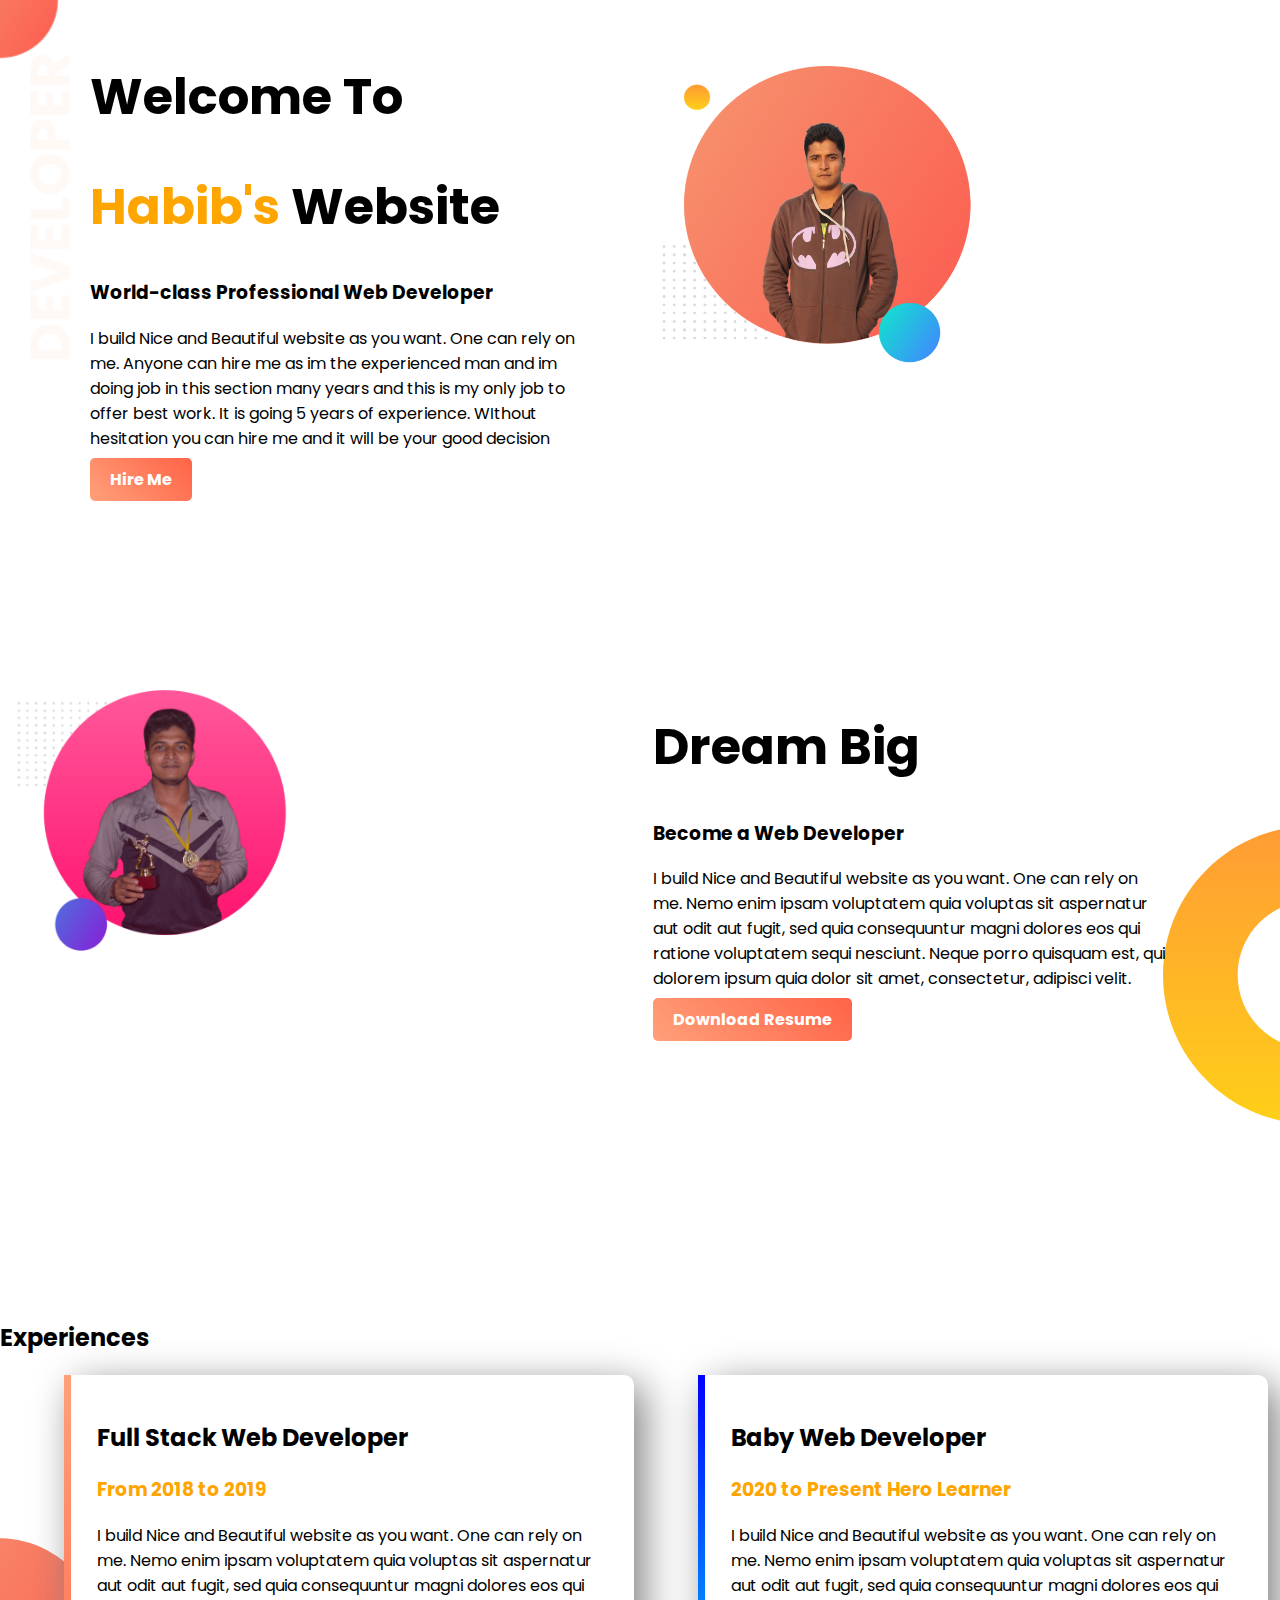
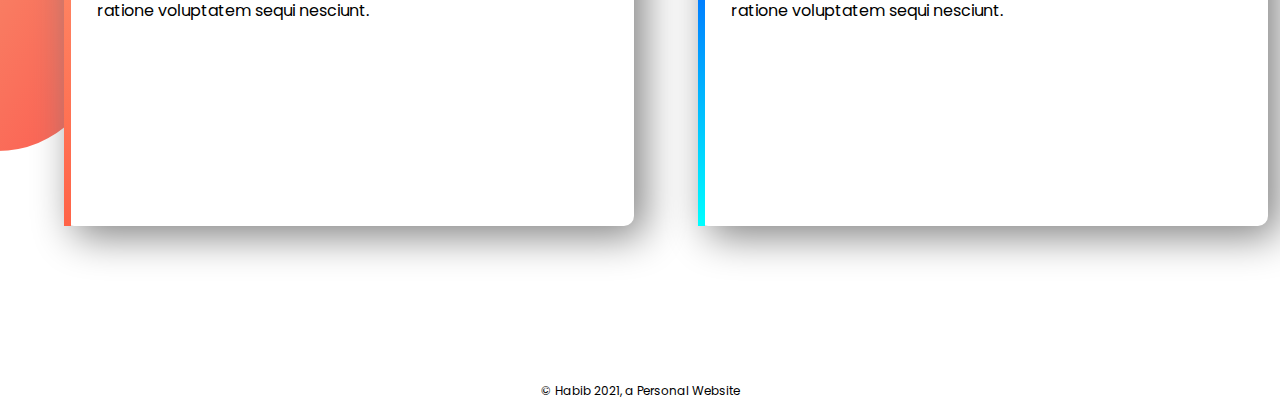
<file: index.html>
<!DOCTYPE html>
<html lang="en">
<head>
    <meta charset="UTF-8">
    <meta name="viewport" content="width=device-width, initial-scale=1.0">
    <title>Habib Website</title>
    <link href="https://fonts.googleapis.com/css?family=Poppins&display=swap" rel="stylesheet">
    <link rel="stylesheet" href="style.css">
</head>
<body>

 <section class="top-banner">
        <div class="half-width">
            <h1>Welcome To </h1>
            <h1><span class="orange-highlight">Habib's</span> Website</h1>
            <h3>World-class Professional Web Developer</h3>
            <p>I build Nice and Beautiful website as you want. One can rely on me. Anyone can hire me as im the experienced man and im doing job in this section many years and this is my only job to offer best work. It is going 5 years of experience. WIthout hesitation you can hire me and it will be your good decision</p>
            <a class="link-button" href="https://twitter.com/ahsanha07386727" target="_blank"> Hire Me</a>
        </div>
       <div class="half-width">
        <img src="images/IMG_5222.png" alt="">
       </div>
 </section>

 <section class="dream-area">
        <div class="half-width">
            <img class="second" src="images/DSC_0436.png" alt="">
        </div>
        <div class="width">
            <h1>Dream Big</h1>
            <h3>Become a Web Developer</h3>
            <p>I build Nice and Beautiful website as you want. One can rely on me. Nemo enim ipsam voluptatem quia voluptas sit aspernatur aut odit aut fugit, sed quia consequuntur magni dolores eos qui ratione voluptatem sequi nesciunt. Neque porro quisquam est, qui dolorem ipsum quia dolor sit amet, consectetur, adipisci velit.</p>
            <a  class="link-button" href="https://twitter.com/ahsanha07386727">Download Resume</a>
        </div>
 </section>

 <section class="experience-area">
     <h2>Experiences</h2>
        <div id="full-stack" class="half-width single-experience">
            <h2>Full Stack Web Developer</h2>
            <h3 class="orange-highlight">From 2018 to 2019</h3>
            <p>I build Nice and Beautiful website as you want. One can rely on me. Nemo enim ipsam voluptatem quia voluptas sit aspernatur aut odit aut fugit, sed quia consequuntur magni dolores eos qui ratione voluptatem sequi nesciunt.</p>
        </div>
        <div id="baby-web" class="half-width single-experience">
            <h2>Baby Web Developer</h2>
            <h3 class="orange-highlight">2020 to Present Hero Learner</h3>
            <p>I build Nice and Beautiful website as you want. One can rely on me. Nemo enim ipsam voluptatem quia voluptas sit aspernatur aut odit aut fugit, sed quia consequuntur magni dolores eos qui ratione voluptatem sequi nesciunt.</p>
        </div>
 </section>

 <footer>
     <p>© Habib 2021, a Personal Website</p>
 </footer>
</html>
</file>
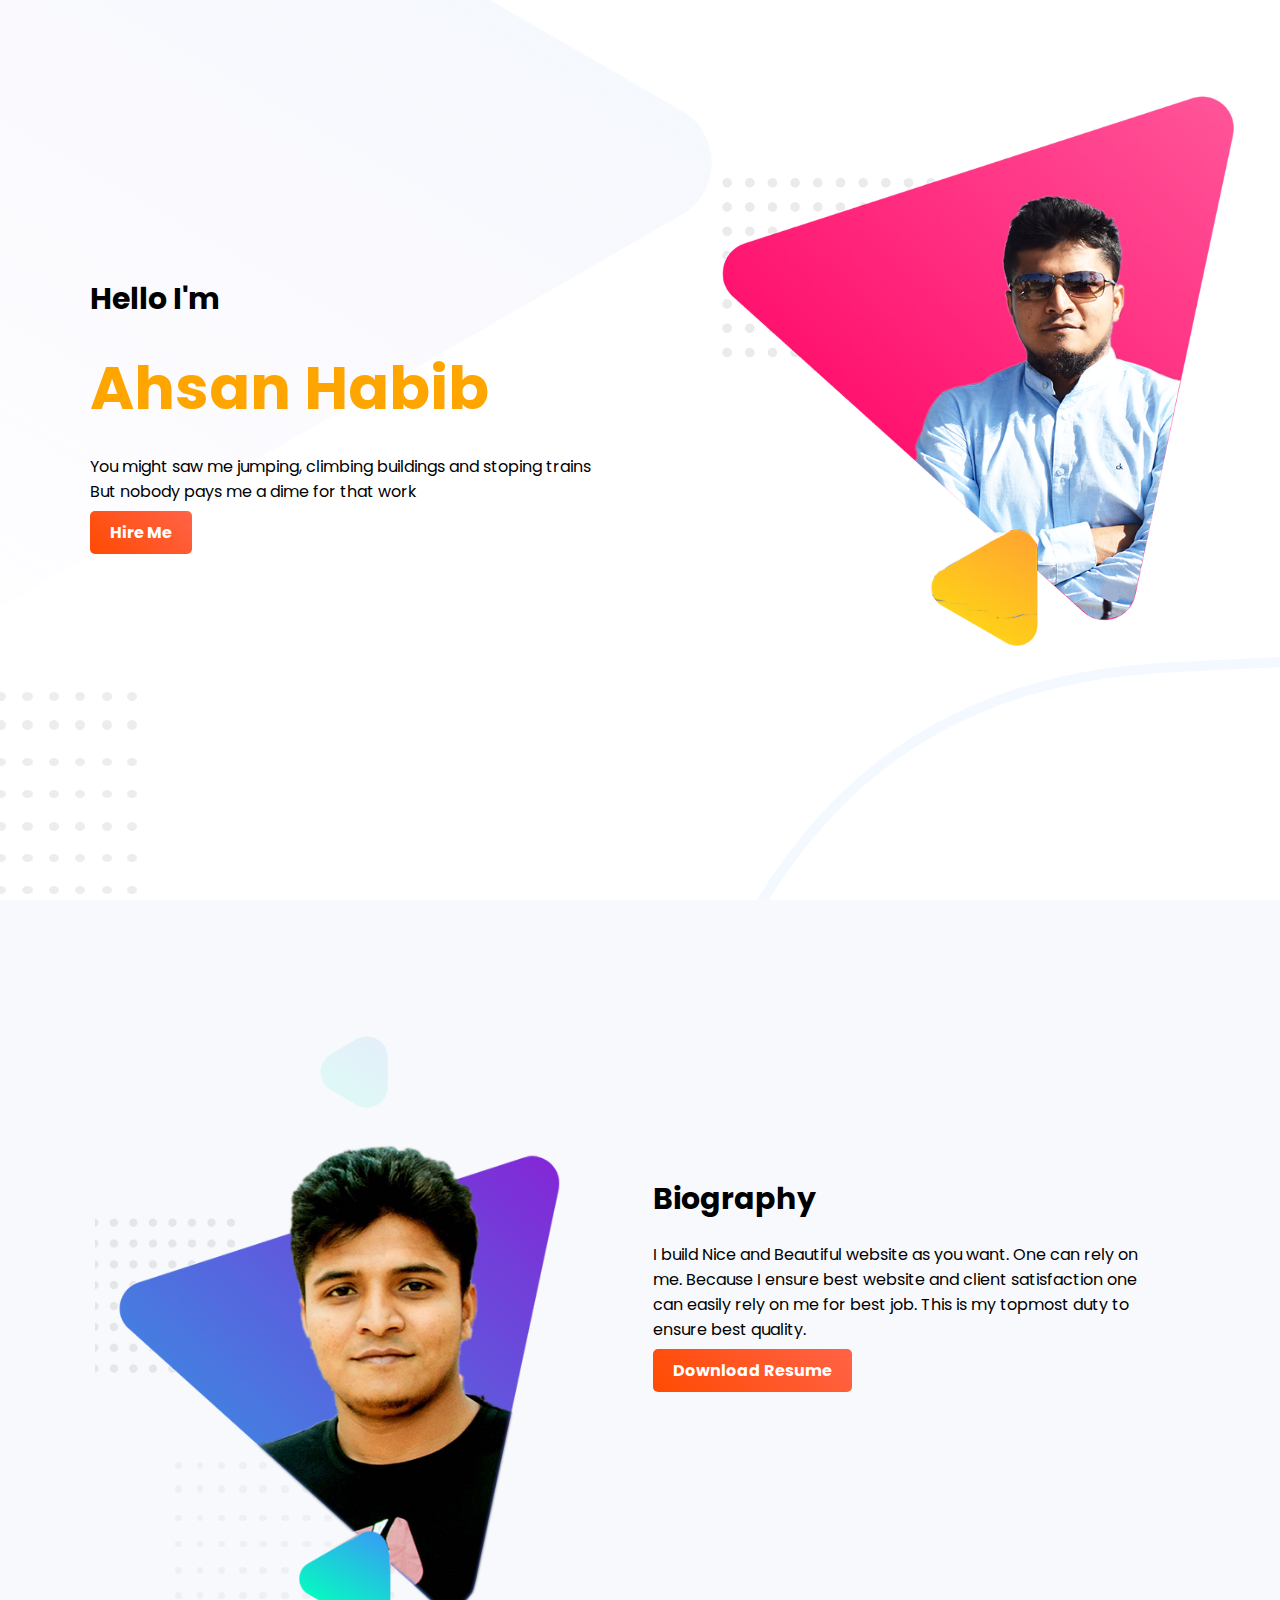
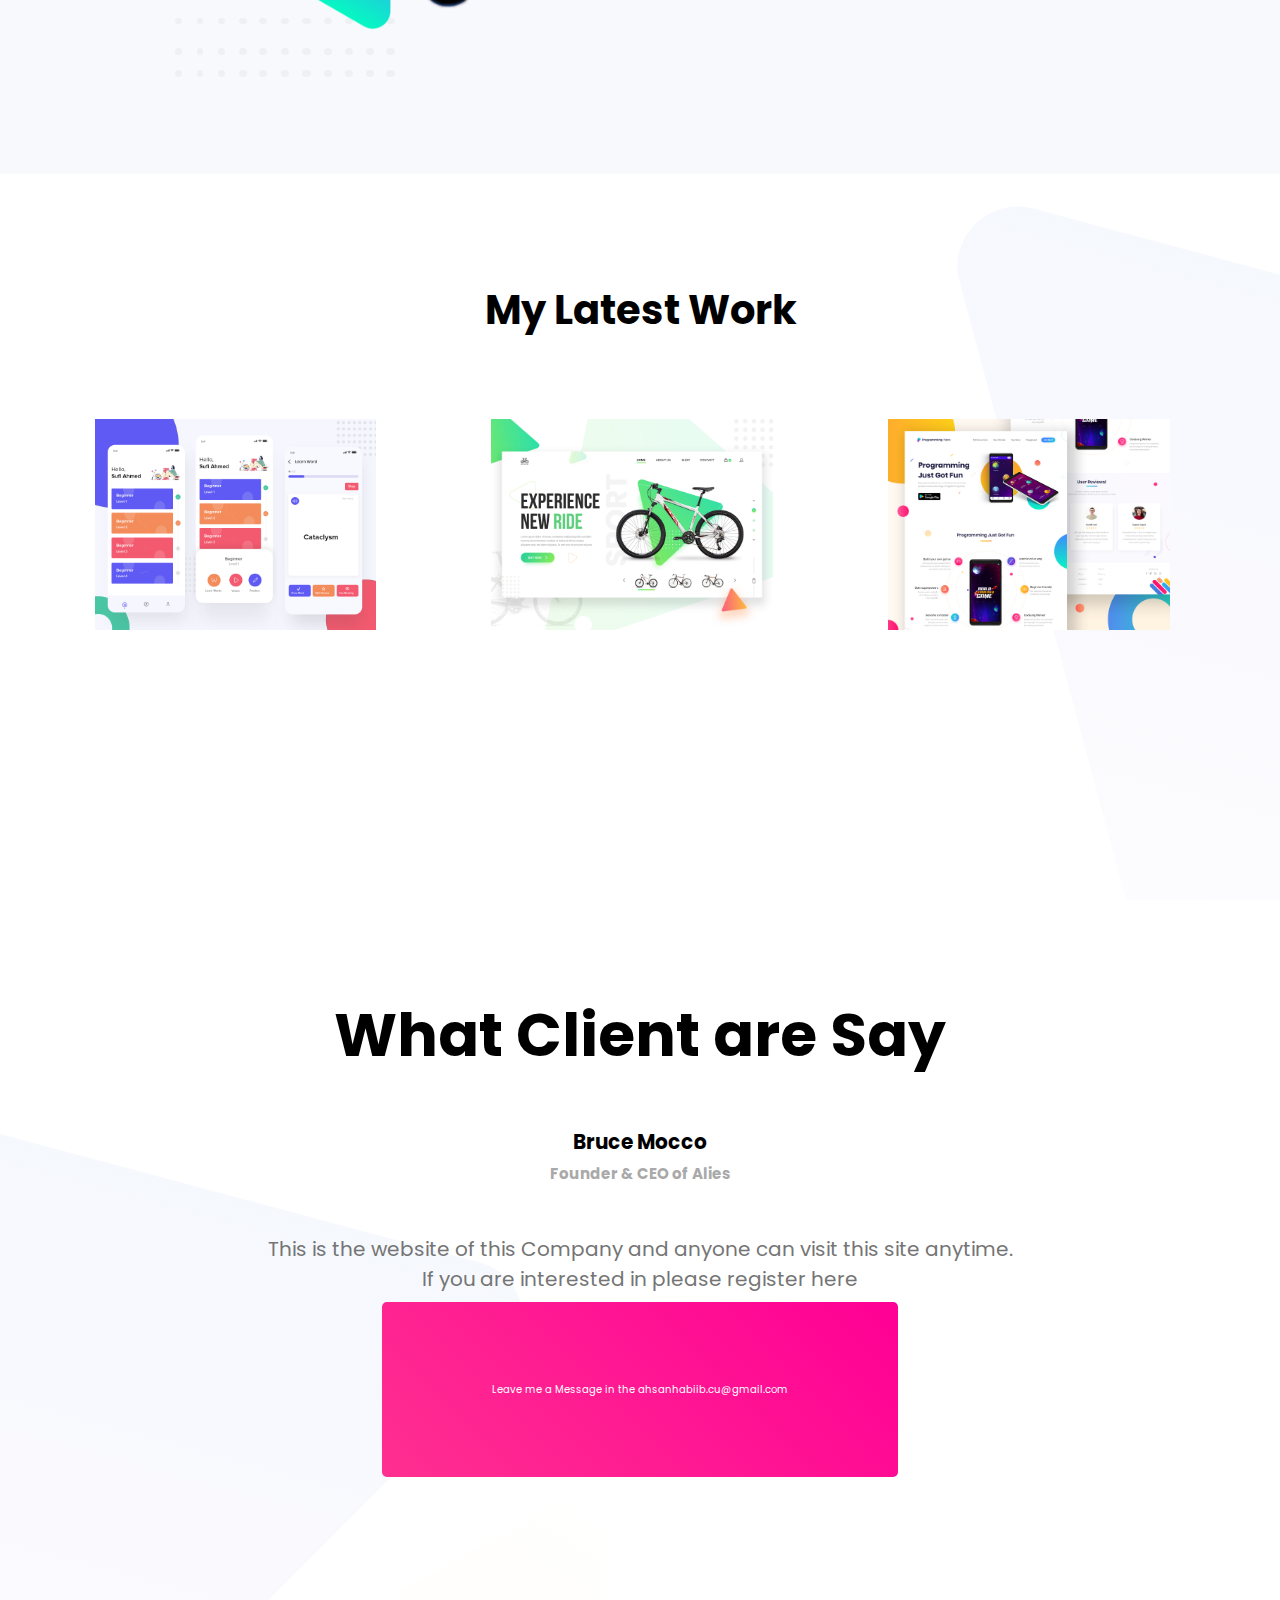
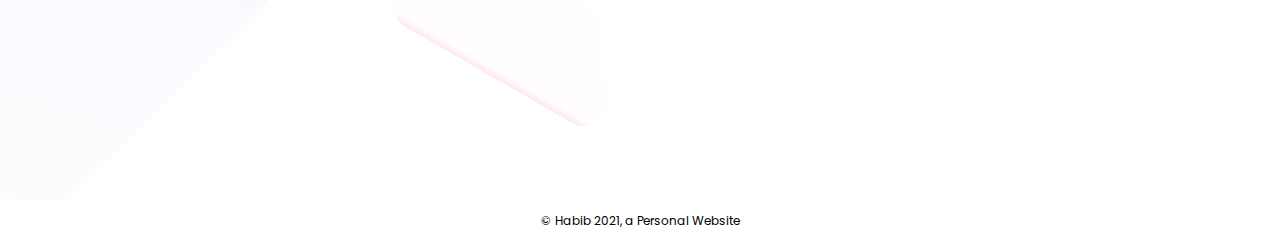
<file: new_site.html>
<!DOCTYPE html>
<html lang="en">
<head>
    <meta charset="UTF-8">
    <meta name="viewport" content="width=device-width, initial-scale=1.0">
    <title>Habib Website</title>
    <link href="https://fonts.googleapis.com/css?family=Poppins&display=swap" rel="stylesheet">
    <link rel="stylesheet" href="new_site.css">
</head>
<body>

 <section class="header">
        <div class="half-width">
            <h1 class="top" >Hello I'm</h1>
            <h1><span class="orange-highlight">Ahsan Habib</span></h1>
            <p>You might saw me jumping, climbing buildings and stoping trains <br>
            But nobody pays me a dime for that work </p>
            <a class="link-button" href="https://twitter.com/ahsanha07386727" target="_blank"> Hire Me</a>
        </div>
       <div class="half-width">
        <img src="new_images/me1.png" alt="">
       </div>
 </section>

 <section class="biography">
        <div class="half-width">
            <img class="second" src="new_images/me2.png" alt="">
        </div>
        <div class="width">
            <h1 class="top">Biography</h1>
            <p>I build Nice and Beautiful website as you want. One can rely on me. Because I ensure best website and client satisfaction one can easily rely on me for best job. This is my topmost duty to ensure best quality.</p>
            <a  class="link-button" href="https://twitter.com/ahsanha07386727">Download Resume</a>
        </div>
 </section>

 <section class="latest_work">
     <h2 class="job">My Latest Work</h2>
        <div id="number1" class="work half-width">
            <img  src="new_images/latest-work/work-1.png" alt="">
        </div>

        <div id="number2" class="work half-width">
            <img  src="new_images/latest-work/work-2.jpg" alt="">
        </div>

        <div id="number3" class="work half-width">
            <img src="new_images/latest-work/work-3.jpg" alt="">
        </div>
 </section>
<section class="footerimg">
    <div class="fottext">
        <h1 >What Client are Say</h1>
        <h6>Bruce Mocco <br> <span style="color:darkgray; font-size: 15px;"> Founder & CEO of Alies</span> </h6>
        <p class="text">This is the website of this Company and anyone can visit this site anytime. <br> If you are interested in please register here</p>
        <br>
        <a  class="link-button3" href="https://twitter.com/ahsanha07386727">Leave me a Message in the ahsanhabiib.cu@gmail.com </a> 
    </div>
</section>
 <footer>
     <p>© Habib 2021, a Personal Website</p>
 </footer>
</html>
</file>
<file: style.css>
body{
    font-family: 'Poppins', sans-serif;
    margin: 0;
}
h1{
    font-size: 50px;
}
.orange-highlight{
    color: orange;
}
.orange-highlight:hover{
    color: rgb(118, 247, 33);
}
.half-width{
    width: 40%;
    float: left;
    margin-left: 5%;
    padding: 2%;
}
.half-width img{
    width: 130%;
    margin-left:-20em;
}
.top-banner{
    background-image: url(images/top-banner.png);
    background-repeat: no-repeat;
}
section{
    height: 500px;
    padding-bottom: 150px;    
}
.link-button{
    text-decoration: none;
    background-image: linear-gradient(45deg,lightsalmon, tomato);
    padding: 10px 20px;
    border-radius: 5px;
    color: white;
    font-weight: bold;
}
.link-button:hover{
    transform: translate(20px, 10px);
  }
.second{
    margin-left: 5px;
}
.width{
    width: 40%;
    float: left;
    margin-right: -30%;
    padding: 2%;
}
.dream-area{
    background-image: url(images/dream-bg.png);
    background-repeat: no-repeat;
    background-position: right;
}
.single-experience{
    box-shadow: 10px 10px 40px gray;
    border-radius: 10px;
    height: 80%;
    background-color: white;
}
.experience-area{
    background-image: url(images/exp-bg.png);
    background-repeat: no-repeat;
    background-position: left;
}
#full-stack{
    border-left: 7px solid;
    -webkit-border-image: linear-gradient(180deg, lightsalmon, tomato);
    border-image-slice: 1;
    border-radius: 10px;
}
#full-stack:hover{
    transform: skew(5);
}
#baby-web{
    border-left: 7px solid;
    border-image: linear-gradient(180deg,blue, cyan);
    border-image-slice: 1;
    border-radius: 10px;
}
footer p{
    text-align: center;
    font-size: 12px;
}
</file>
<file: new_site.css>
body{
    font-family: 'Poppins', sans-serif;
    margin: 0;
}
.top{
    font-size: 30px;
    font-weight: bold;
    margin-top: 200px;
}
.job {
    text-align: center;
    font-size: 40px;
    margin-top: 30px;
}
.orange-highlight{
    color: orange;
    font-size: 60px;
}
.orange-highlight:hover{
    color: rgb(118, 247, 33);
}
.half-width{
    width: 40%;
    float: left;
    margin-left: 5%;
    padding: 2%;
}
.half-width img{
    width: 100%;
    margin-left: 5px;
}
.header{
    background-image: url(new_images/header-bg.png);
    background-repeat: no-repeat;
}
section{
    height: 700px;
    padding-bottom: 150px;
    padding-top: 50px; 
}
.link-button{
    text-decoration: none;
    background-image: linear-gradient(45deg,rgb(255, 74, 2), tomato);
    padding: 10px 20px;
    border-radius: 5px;
    color: white;
    font-weight: bold;
}
.link-button:hover{
    transform: translate(20px, 10px);
  }
.second{
    margin-left: 5px;
}
.width{
    width: 40%;
    float: left;
    margin-right: -30%;
    padding: 2%;
}
.biography{
    background-image: url(new_images/biography-bg.png);
    background-repeat: no-repeat;
}
#number1{

}
.work{
    width: 22%;
    float: left;
    margin-left: 5%;
    padding: 2%;
    margin-top: 20px;
}
.work:hover{
    transform: scale(1.4);
    box-shadow: 4px 4px 4px 4px rgba(190, 190, 190, 0.25);
}
.latest_work{
    background-image: url(new_images/latest-work-bg.png);
    background-repeat: no-repeat;
    background-position: center;
    height: 500px;
    
}
.fottext{
    text-align: center;
    font-size: 30px;
    
}
.text{
    font-size: 20px;
    text-align: center;
    color: rgb(117, 117, 117);
}
.link-button3{
    text-decoration: none;
    background-image: linear-gradient(45deg,rgb(255, 47, 144), rgb(255, 0, 149));
    padding: 80px 110px;
    border-radius: 5px;
    color: white;
    font-weight: normal;
    font-size: 10px;
    
}
.footerimg{
    background-image: url(new_images/footer-bg.png);
}

footer p{
    text-align: center;
    font-size: 12px;
}
</file>
